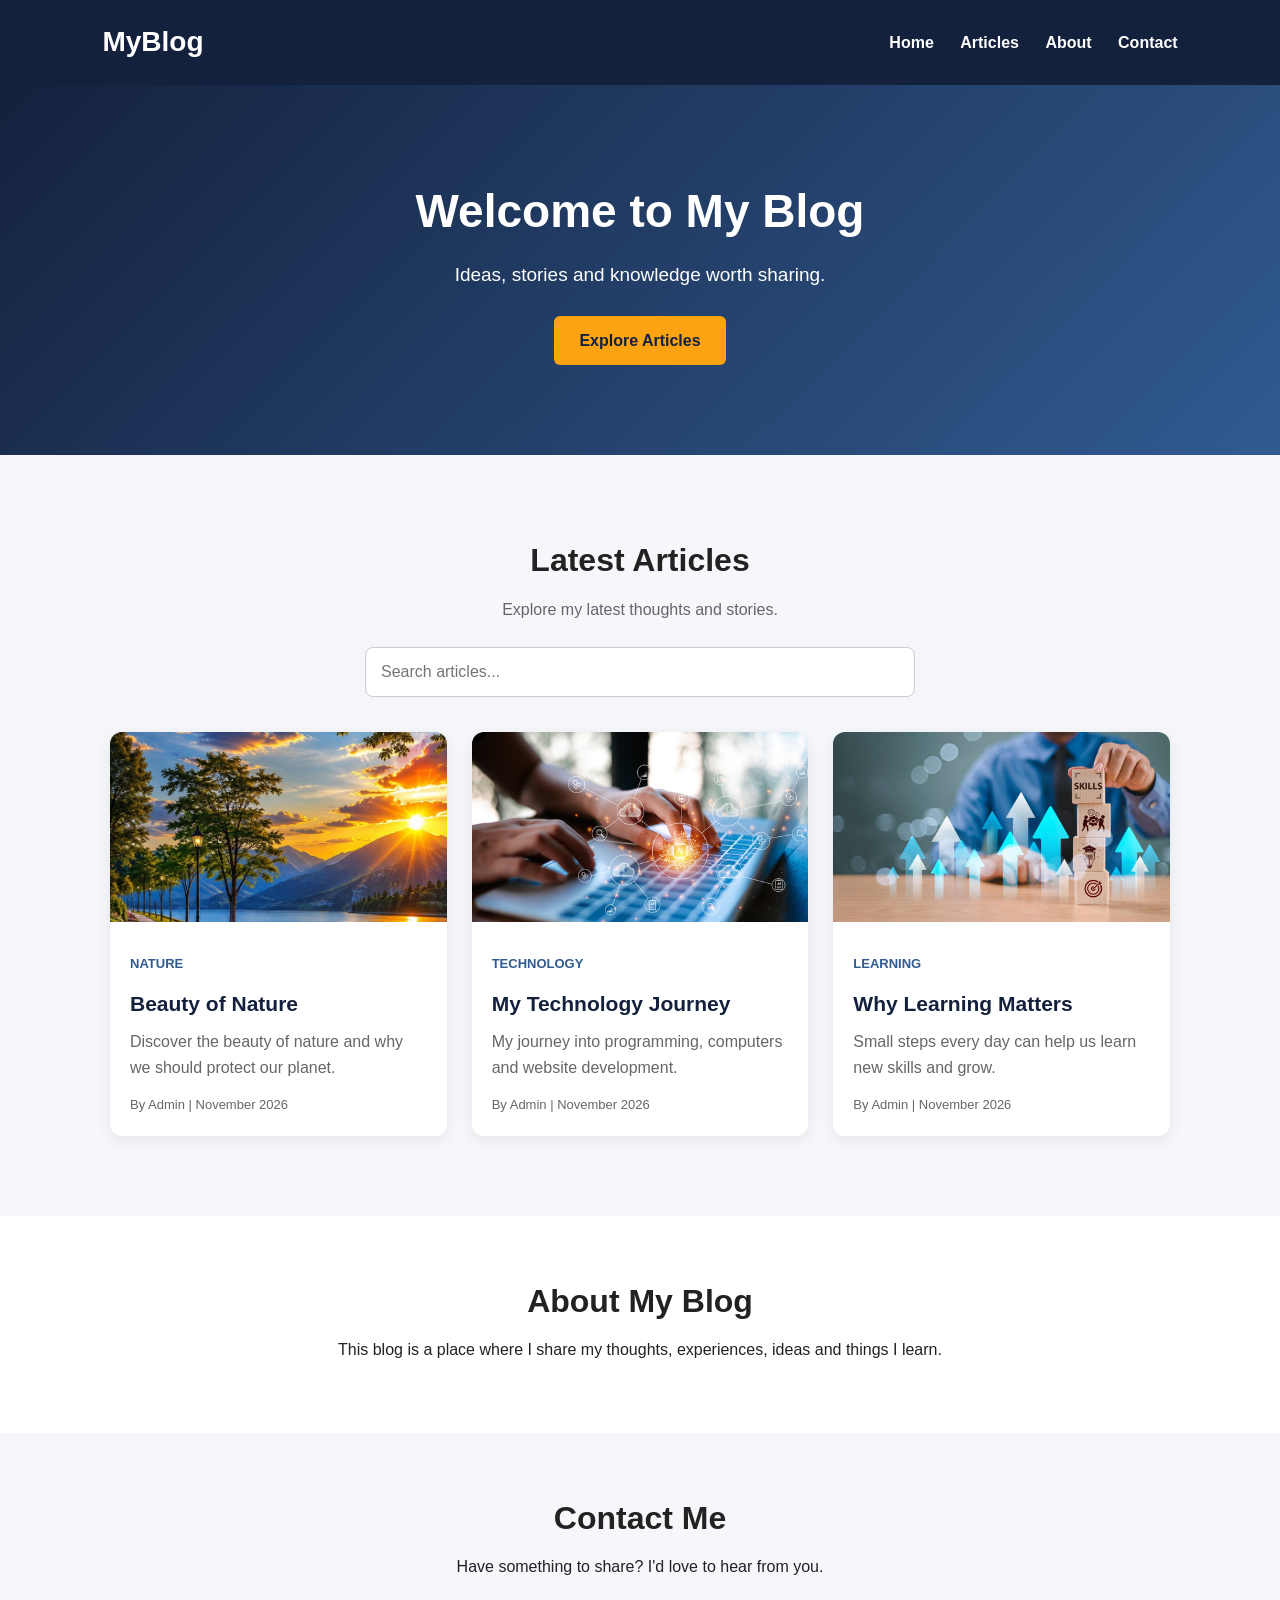
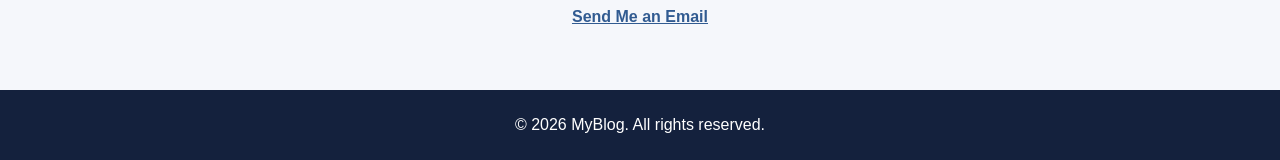
<file: index.html>
<!DOCTYPE html>
<html lang="en">
<head>
    <meta charset="UTF-8">
    <meta name="viewport" content="width=device-width, initial-scale=1.0">
    <title>My Blog | Stories & Ideas</title>
    <link rel="stylesheet" href="style.css">
    <link rel="icon" href="favicon.png">
</head>
<body>

    <header>
        <nav class="navbar">
            <h2 class="logo">MyBlog</h2>
            <div class="nav-links">
                <a href="#home">Home</a>
                <a href="#articles">Articles</a>
                <a href="#about">About</a>
                <a href="#contact">Contact</a>
            </div>
        </nav>
    </header>

    <main>
        <section class="hero" id="home">
            <h1>Welcome to My Blog</h1>
            <p>Ideas, stories and knowledge worth sharing.</p>
            <a class="hero-button" href="#articles">Explore Articles</a>
        </section>

        <section class="articles" id="articles">
            <h2>Latest Articles</h2>
            <p class="section-description">
                Explore my latest thoughts and stories.
            </p>

            <input
                type="search"
                id="searchInput"
                placeholder="Search articles..."
                aria-label="Search articles"
            >

            <div class="article-grid" id="articleGrid">

                <!-- Article 1 -->
                <article class="article-card">
                    <img src="nature.jpg" alt="Beautiful nature landscape">
                    <div class="article-content">
                        <span class="category">Nature</span>
                        <h3>
                            <a href="article1.html">Beauty of Nature</a>
                        </h3>
                        <p>Discover the beauty of nature and why we should protect our planet.</p>
                        <p class="author">By Admin | November 2026</p>
                    </div>
                </article>

                <!-- Article 2 -->
                <article class="article-card">
                    <img src="technology.jpg" alt="Technology and programming">
                    <div class="article-content">
                        <span class="category">Technology</span>
                        <h3>
                            <a href="article2.html">My Technology Journey</a>
                        </h3>
                        <p>My journey into programming, computers and website development.</p>
                        <p class="author">By Admin | November 2026</p>
                    </div>
                </article>

                <!-- Article 3 -->
                <article class="article-card">
                    <img src="learning.jpg" alt="Learning and books">
                    <div class="article-content">
                        <span class="category">Learning</span>
                        <h3>
                            <a href="article3.html">Why Learning Matters</a>
                        </h3>
                        <p>Small steps every day can help us learn new skills and grow.</p>
                        <p class="author">By Admin | November 2026</p>
                    </div>
                </article>

            </div>

            <p id="noResults" hidden>
                No articles found. Try another search.
            </p>
        </section>

        <section class="about" id="about">
            <h2>About My Blog</h2>
            <p>
                This blog is a place where I share my thoughts,
                experiences, ideas and things I learn.
            </p>
        </section>

        <section class="contact" id="contact">
            <h2>Contact Me</h2>
            <p>Have something to share? I'd love to hear from you.</p>
            <a href="mailto:hello@example.com">Send Me an Email</a>
        </section>
    </main>

    <footer>
        <p>© 2026 MyBlog. All rights reserved.</p>
    </footer>

    <script>
        const searchInput = document.getElementById("searchInput");
        const articles = document.querySelectorAll(".article-card");
        const noResults = document.getElementById("noResults");

        searchInput.addEventListener("input", function () {
            const searchText = searchInput.value.toLowerCase();
            let visibleCount = 0;

            articles.forEach(function (article) {
                const articleText = article.textContent.toLowerCase();

                if (articleText.includes(searchText)) {
                    article.style.display = "block";
                    visibleCount++;
                } else {
                    article.style.display = "none";
                }
            });

            noResults.hidden = visibleCount !== 0;
        });
    </script>

</body>
</html>
</file>
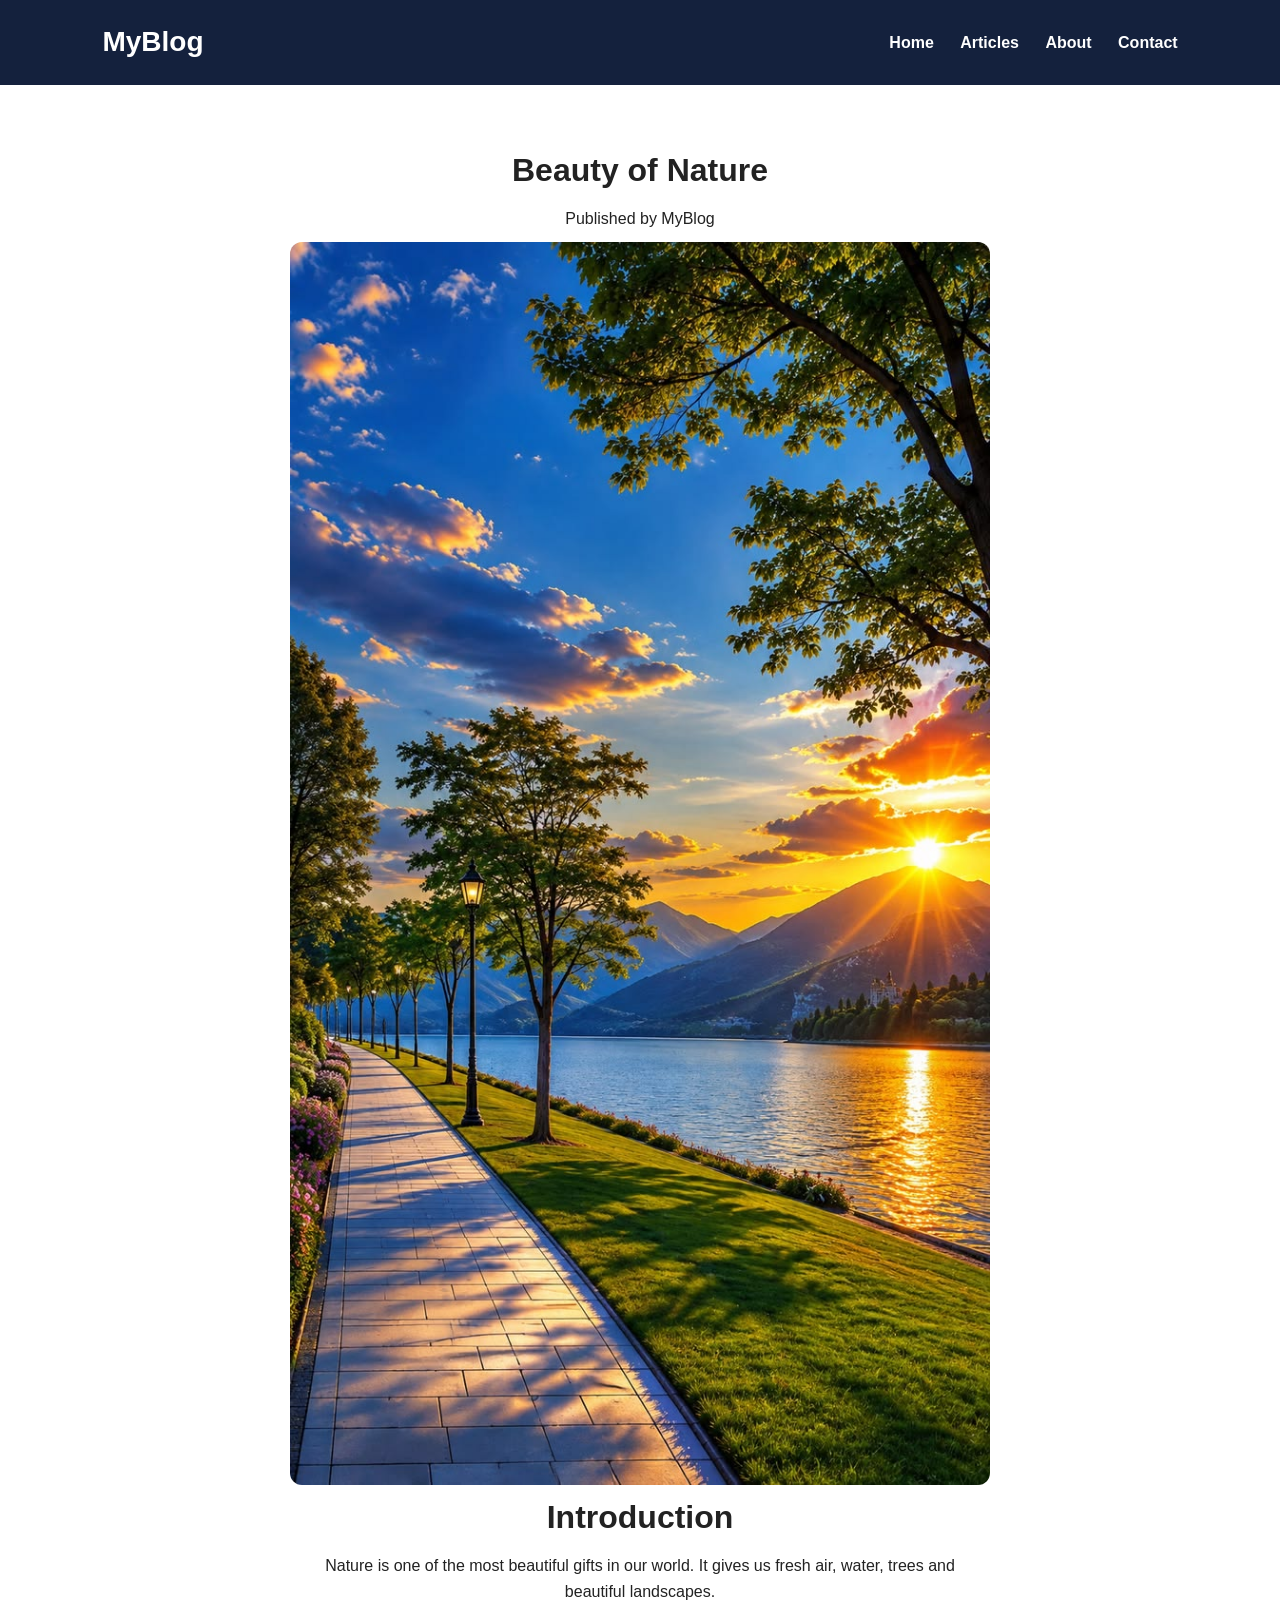
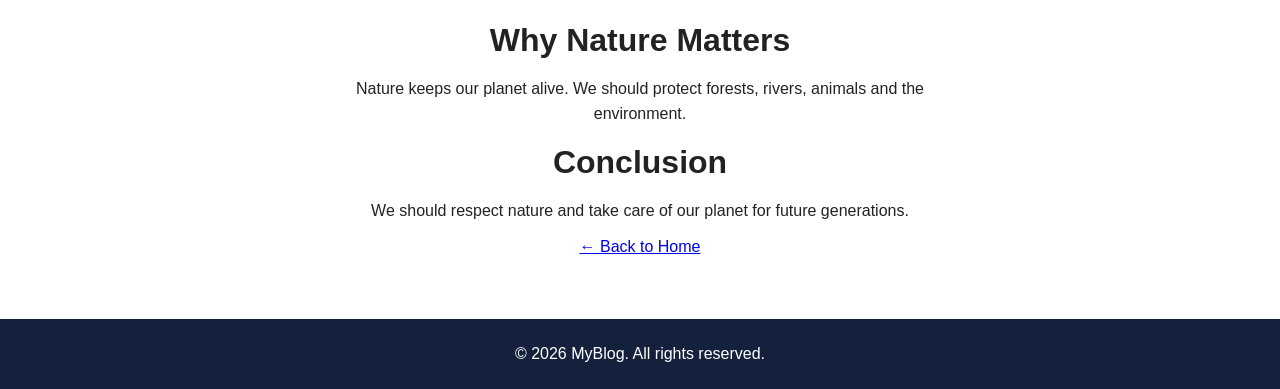
<file: article1.html>
<!DOCTYPE html>
<html lang="en">
<head>
    <meta charset="UTF-8">
    <meta name="viewport" content="width=device-width, initial-scale=1.0">
    <title>Beauty of Nature | MyBlog</title>
    <link rel="stylesheet" href="style.css">
    <link rel="icon" href="favicon.png">
</head>
<body>

    <header>
        <nav class="navbar">
            <h2 class="logo">MyBlog</h2>
            <div class="nav-links">
                <a href="index.html">Home</a>
                <a href="index.html#articles">Articles</a>
                <a href="index.html#about">About</a>
                <a href="index.html#contact">Contact</a>
            </div>
        </nav>
    </header>

    <main class="about">
        <h1>Beauty of Nature</h1>
        <p>Published by MyBlog</p>

        <img src="nature.jpg" alt="Beautiful nature"
             style="width:100%; max-width:700px; border-radius:12px;">

        <h2>Introduction</h2>
        <p>
            Nature is one of the most beautiful gifts in our world.
            It gives us fresh air, water, trees and beautiful landscapes.
        </p>

        <h2>Why Nature Matters</h2>
        <p>
            Nature keeps our planet alive. We should protect forests,
            rivers, animals and the environment.
        </p>

        <h2>Conclusion</h2>
        <p>
            We should respect nature and take care of our planet
            for future generations.
        </p>

        <a href="index.html">← Back to Home</a>
    </main>

    <footer>
        <p>© 2026 MyBlog. All rights reserved.</p>
    </footer>

</body>
</html>
</file>
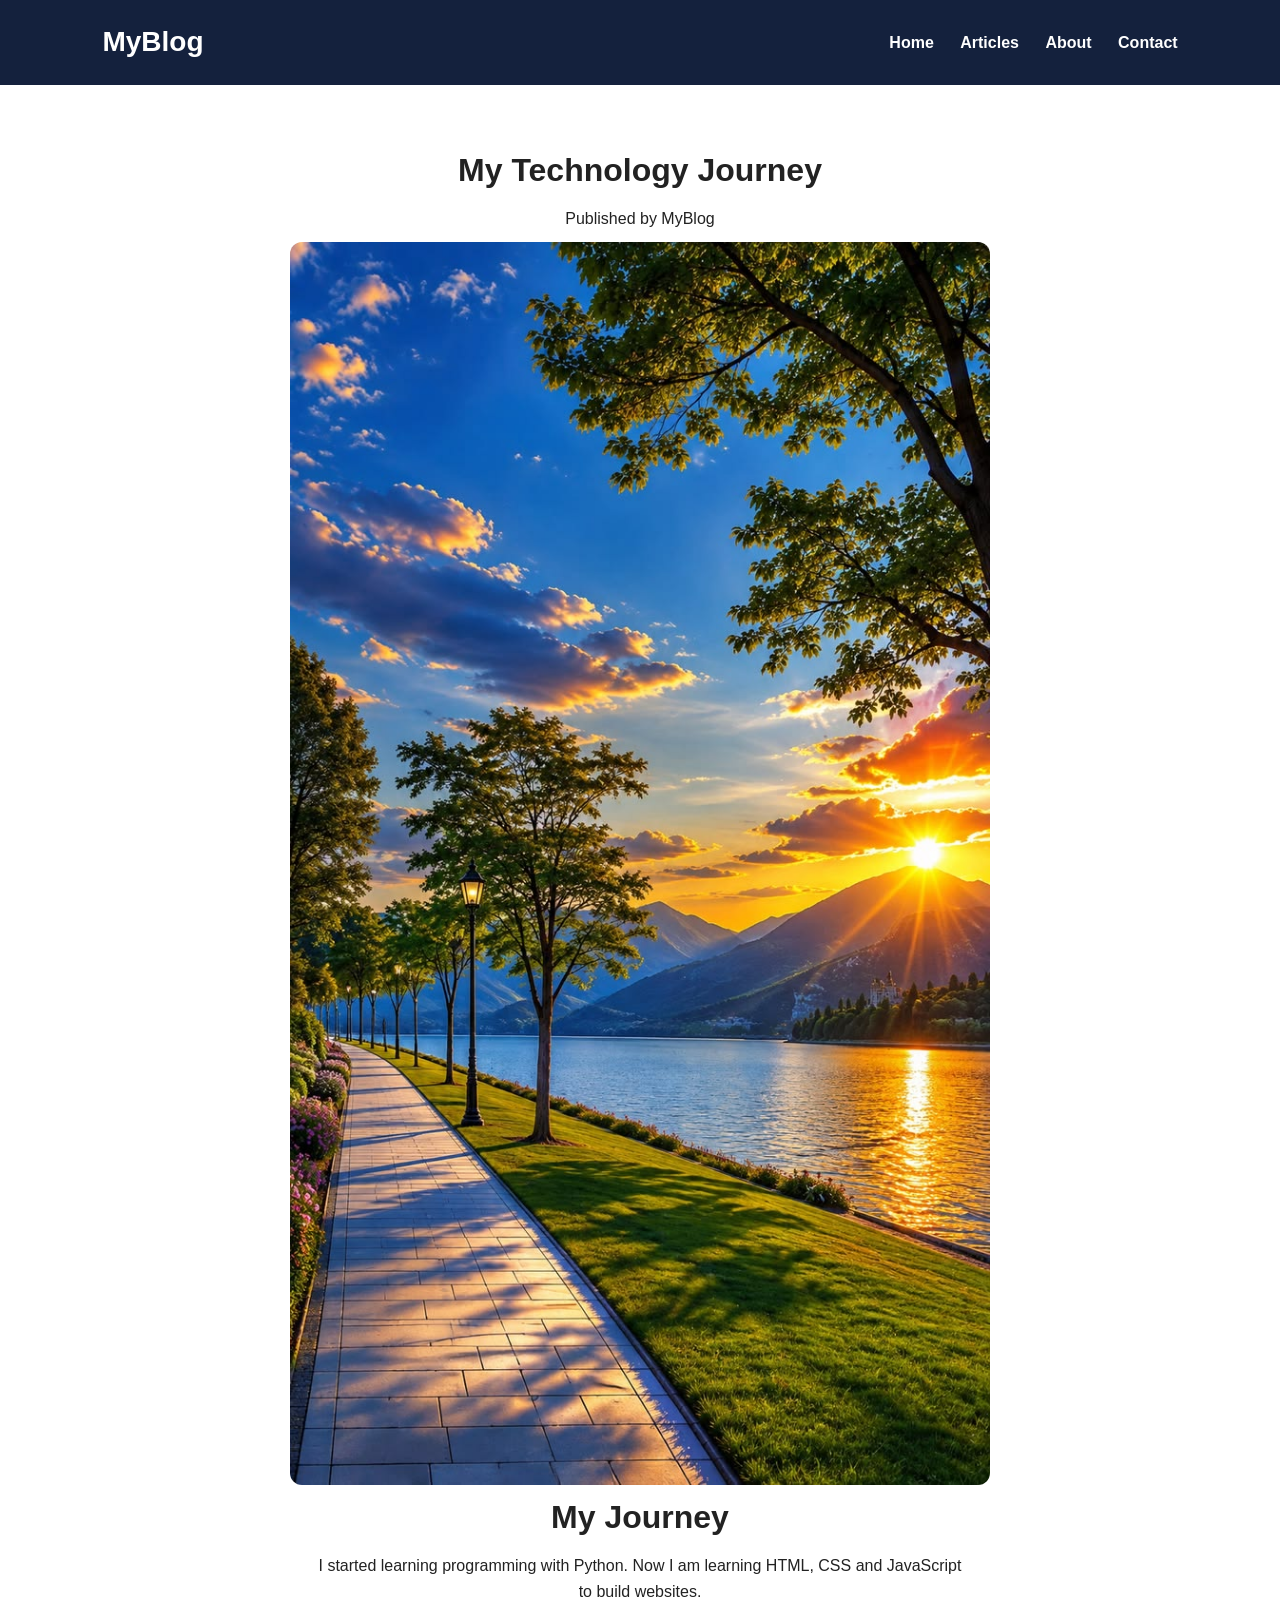
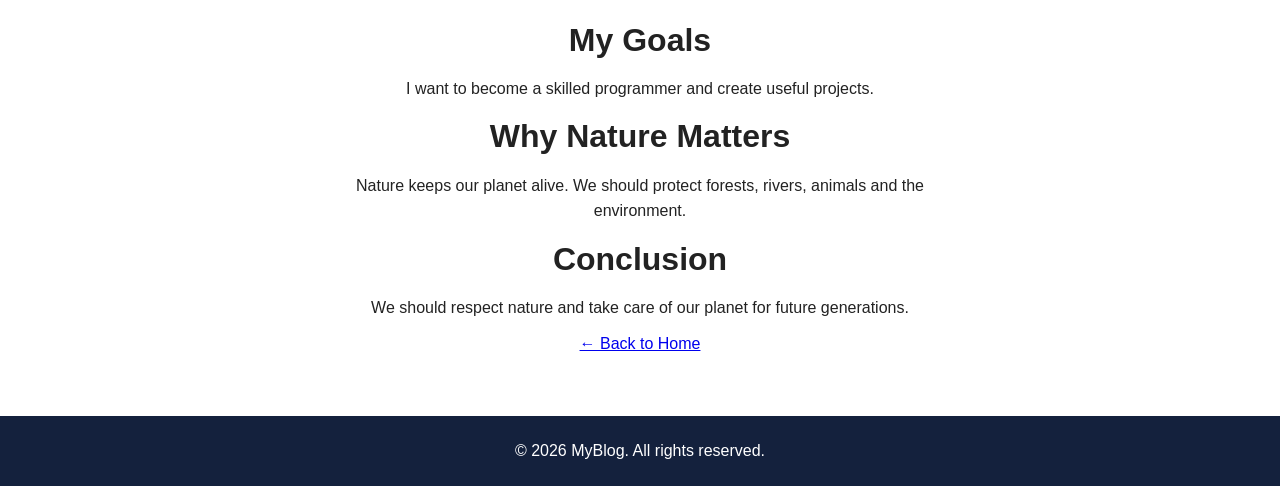
<file: article2.html>
<!DOCTYPE html>
<html lang="en">
<head>
    <meta charset="UTF-8">
    <meta name="viewport" content="width=device-width, initial-scale=1.0">
    <title>My Technology Journey | MyBlog</title>
    <link rel="stylesheet" href="style.css">
    <link rel="icon" href="favicon.png">
</head>
<body>

    <header>
        <nav class="navbar">
            <h2 class="logo">MyBlog</h2>
            <div class="nav-links">
                <a href="index.html">Home</a>
                <a href="index.html#articles">Articles</a>
                <a href="index.html#about">About</a>
                <a href="index.html#contact">Contact</a>
            </div>
        </nav>
    </header>

    <main class="about">
        <h1>My Technology Journey</h1>
        <p>Published by MyBlog</p>

        <img src="nature.jpg" alt="Beautiful nature"
             style="width:100%; max-width:700px; border-radius:12px;">

        <h2>My Journey</h2>
<p>I started learning programming with Python. Now I am learning HTML, CSS and JavaScript to build websites.</p>

<h2>My Goals</h2>
<p>I want to become a skilled programmer and create useful projects.</p>

        <h2>Why Nature Matters</h2>
        <p>
            Nature keeps our planet alive. We should protect forests,
            rivers, animals and the environment.
        </p>

        <h2>Conclusion</h2>
        <p>
            We should respect nature and take care of our planet
            for future generations.
        </p>

        <a href="index.html">← Back to Home</a>
    </main>

    <footer>
        <p>© 2026 MyBlog. All rights reserved.</p>
    </footer>

</body>
</html>
</file>
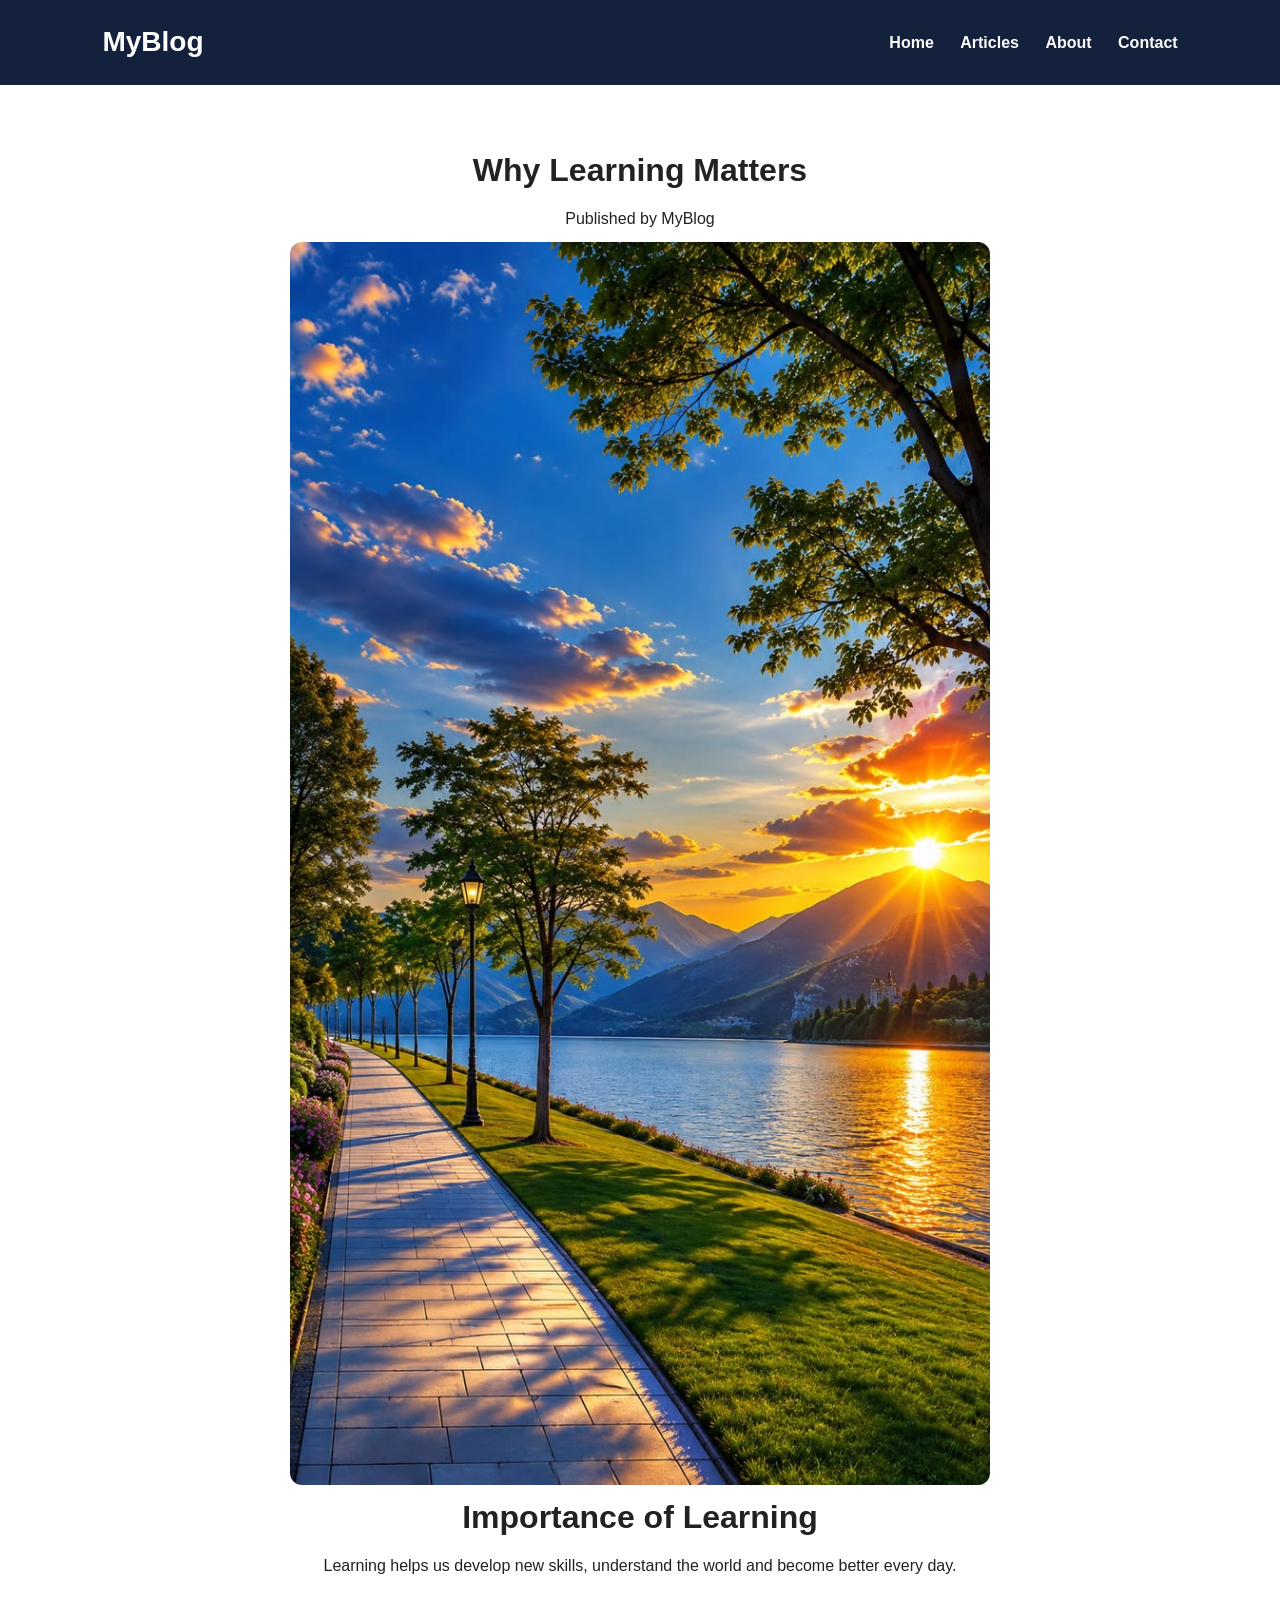
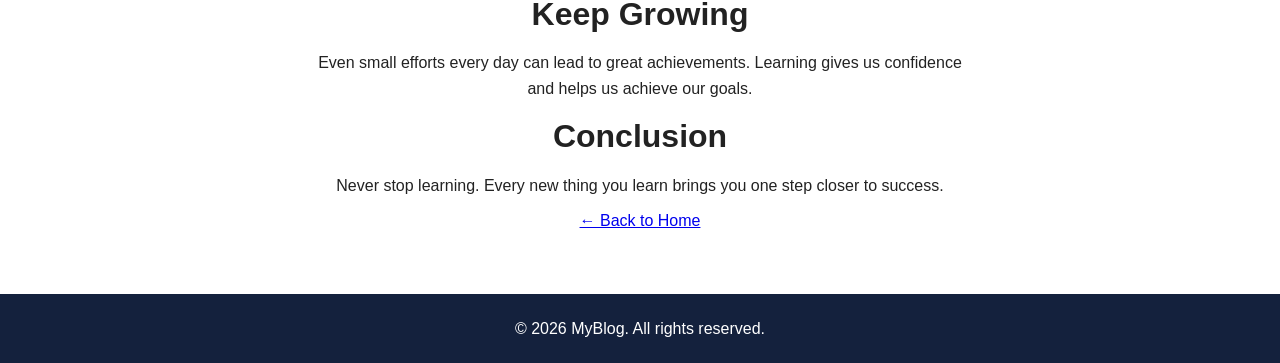
<file: article3.html>
<!DOCTYPE html>
<html lang="en">
<head>
    <meta charset="UTF-8">
    <meta name="viewport" content="width=device-width, initial-scale=1.0">
    <title>Why Learning Matters | MyBlog</title>
    <link rel="stylesheet" href="style.css">
    <link rel="icon" href="favicon.png">
</head>
<body>

    <header>
        <nav class="navbar">
            <h2 class="logo">MyBlog</h2>
            <div class="nav-links">
                <a href="index.html">Home</a>
                <a href="index.html#articles">Articles</a>
                <a href="index.html#about">About</a>
                <a href="index.html#contact">Contact</a>
            </div>
        </nav>
    </header>

    <main class="about">
        <h1>Why Learning Matters</h1>
        <p>Published by MyBlog</p>

        <img src="nature.jpg"
             alt="Beautiful nature"
             style="width:100%; max-width:700px; border-radius:12px;">

        <h2>Importance of Learning</h2>
        <p>
            Learning helps us develop new skills, understand the world
            and become better every day.
        </p>

        <h2>Keep Growing</h2>
        <p>
            Even small efforts every day can lead to great achievements.
            Learning gives us confidence and helps us achieve our goals.
        </p>

        <h2>Conclusion</h2>
        <p>
            Never stop learning. Every new thing you learn
            brings you one step closer to success.
        </p>

        <a href="index.html">← Back to Home</a>
    </main>

    <footer>
        <p>© 2026 MyBlog. All rights reserved.</p>
    </footer>

</body>
</html>
</file>
<file: style.css>
* {
    margin: 0;
    padding: 0;
    box-sizing: border-box;
}

html {
    scroll-behavior: smooth;
}

body {
    font-family: Arial, sans-serif;
    background: #f5f7fb;
    color: #222;
    line-height: 1.6;
}

/* Navigation */
.navbar {
    background: #14213d;
    color: white;
    padding: 20px 8%;
    display: flex;
    justify-content: space-between;
    align-items: center;
    flex-wrap: wrap;
    gap: 15px;
}

.logo {
    font-size: 28px;
}

.nav-links a {
    color: white;
    text-decoration: none;
    margin-left: 22px;
    font-weight: bold;
}

.nav-links a:hover {
    color: #fca311;
}

/* Hero section */
.hero {
    text-align: center;
    padding: 90px 20px;
    background: linear-gradient(135deg, #14213d, #315b91);
    color: white;
}

.hero h1 {
    font-size: 46px;
    margin-bottom: 12px;
}

.hero p {
    font-size: 19px;
    margin-bottom: 25px;
}

.hero-button {
    display: inline-block;
    background: #fca311;
    color: #14213d;
    padding: 12px 25px;
    border-radius: 6px;
    text-decoration: none;
    font-weight: bold;
}

/* Articles */
.articles {
    max-width: 1100px;
    margin: 60px auto;
    padding: 20px;
    text-align: center;
}

.articles h2,
.about h2,
.contact h2 {
    font-size: 32px;
    margin-bottom: 10px;
}

.section-description {
    color: #666;
    margin-bottom: 25px;
}

#searchInput {
    width: 100%;
    max-width: 550px;
    padding: 15px;
    border: 1px solid #ccc;
    border-radius: 8px;
    font-size: 16px;
    margin-bottom: 35px;
}

.article-grid {
    display: grid;
    grid-template-columns: repeat(auto-fit, minmax(250px, 1fr));
    gap: 25px;
    text-align: left;
}

.article-card {
    background: white;
    border-radius: 12px;
    overflow: hidden;
    box-shadow: 0 4px 15px rgba(0,0,0,0.08);
    transition: transform 0.2s;
}

.article-card:hover {
    transform: translateY(-5px);
}

.article-card img {
    width: 100%;
    height: 190px;
    object-fit: cover;
}

.article-content {
    padding: 20px;
}

.category {
    color: #315b91;
    font-size: 13px;
    font-weight: bold;
    text-transform: uppercase;
}

.article-content h3 {
    margin: 8px 0;
    font-size: 21px;
}

.article-content p {
    color: #666;
}

/* About and Contact */
.about,
.contact {
    text-align: center;
    padding: 60px 20px;
}

.about {
    background: white;
}

.about p,
.contact p {
    max-width: 650px;
    margin: 10px auto;
}

.contact a {
    display: inline-block;
    margin-top: 15px;
    color: #315b91;
    font-weight: bold;
}

/* Footer */
footer {
    background: #14213d;
    color: white;
    text-align: center;
    padding: 22px;
}

/* Mobile layout */
@media (max-width: 600px) {
    .navbar {
        justify-content: center;
        text-align: center;
    }

    .nav-links a {
        margin: 5px 8px;
        display: inline-block;
    }

    .hero h1 {
        font-size: 34px;
    }
}
.article-content h3 a {
    color: #14213d;
    text-decoration: none;
}

.article-content h3 a:hover {
    color: #fca311;
}

.article-content h3 {
    margin-top: 12px;
}
.author {
    font-size: 13px;
    color: #888;
    margin-top: 15px;
}
</file>
